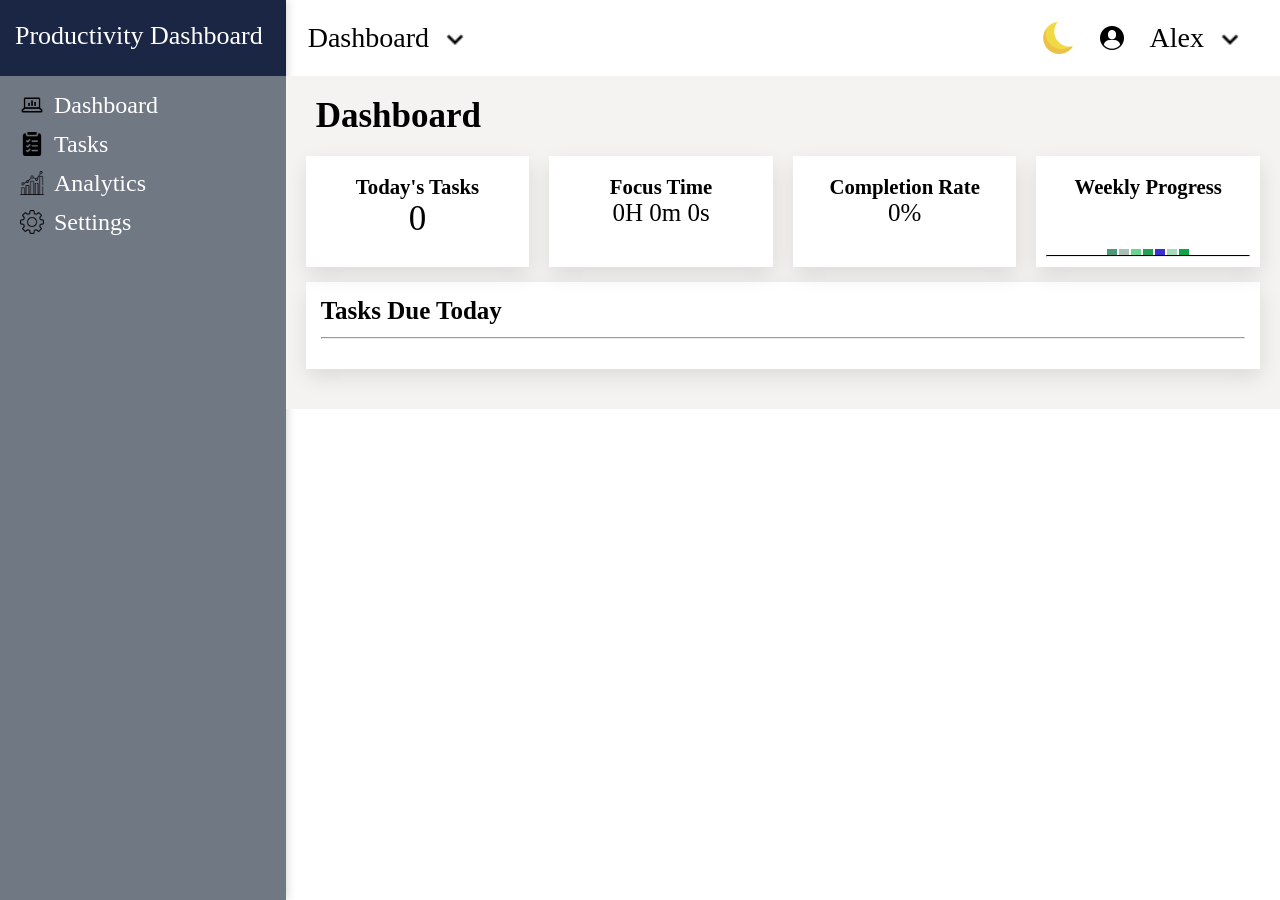
<file: index.html>
<!doctype html>
<html lang="en">
  <head>
    <meta charset="UTF-8" />
    <meta name="viewport" content="width=device-width, initial-scale=1.0" />
    <title>Productivity Dashboard for creaters</title>
    <link rel="stylesheet" href="css/style.css" />
    <link rel="stylesheet" href="./css/darkmode.css" />
  </head>
  <body data-page="dashboard">
    <div class="container">
      <aside>
        <div class="sidebarhead">
          <span>Productivity Dashboard</span>
        </div>
        <nav class="navlink">
          <div class="active">
            <img src="./assets/images/dashboard.png" alt="dashboard logo" />
            <a href="index.html">Dashboard</a>
          </div>
          <div>
            <img src="./assets/images/task.png" alt="task logo" />
            <a href="./taskmanager.html">Tasks</a>
          </div>
          <div>
            <img src="./assets/images/analysis.png" alt="analysis logo" />
            <a href="./analytics.html">Analytics</a>
          </div>
          <div>
            <img src="./assets/images/settings.png" alt="settings logo" />
            <a href="./settings.html">Settings</a>
          </div>
        </nav>
      </aside>

      <main>
        <header>
          <div class="profileheader">
            <div>
              
              <span id="profileheader">Dashboard</span>
              <img
                src="./assets/images/downarrow.png"
                class="downarrow"
                alt="downarrow logo"
              />
            </div>
            <div>
              <img
                src="./assets/images/crescent-moon.png"
                class="darkmode-icon"
                alt="moon logo"
              />
              <img
                src="./assets/images/profile.png"
                alt="profile logo"
                class="profile"
              />
              <span>Alex</span>
              <img src="./assets/images/downarrow.png" alt="downarrow logo" />
            </div>
          </div>
        </header>

        <section class="dashboard sections">
          <h3>Dashboard</h3>
          <div class="dashboard-cards">
            <div>
              <h5>Today's Tasks</h5>
              <span class="taskcounts">5 tasks</span>
            </div>
            <div>
              <h5>Focus Time</h5>
              <span class="focustime">2h 30m</span>
            </div>
            <div>
              <h5>Completion Rate</h5>
              <span class="completionrate">75%</span>
            </div>
            <div>
              <h5>Weekly Progress</h5>
              <div class="weekly-chart">
                <div class="chart">
                  <div class="mon"></div>
                  <div class="tue"></div>
                  <div class="wed"></div>
                  <div class="thu"></div>
                  <div class="fri"></div>
                  <div class="sat"></div>
                  <div class="sun"></div>
                </div>
                <hr class="weeklychart-base" />
              </div>
            </div>
          </div>
          <div class="taskdue">
            <h4>Tasks Due Today</h4>
            <hr />
          </div>
        </section>
      </main>
    </div>
    <script src="./js/script.js"></script>
  </body>
</html>
</file>
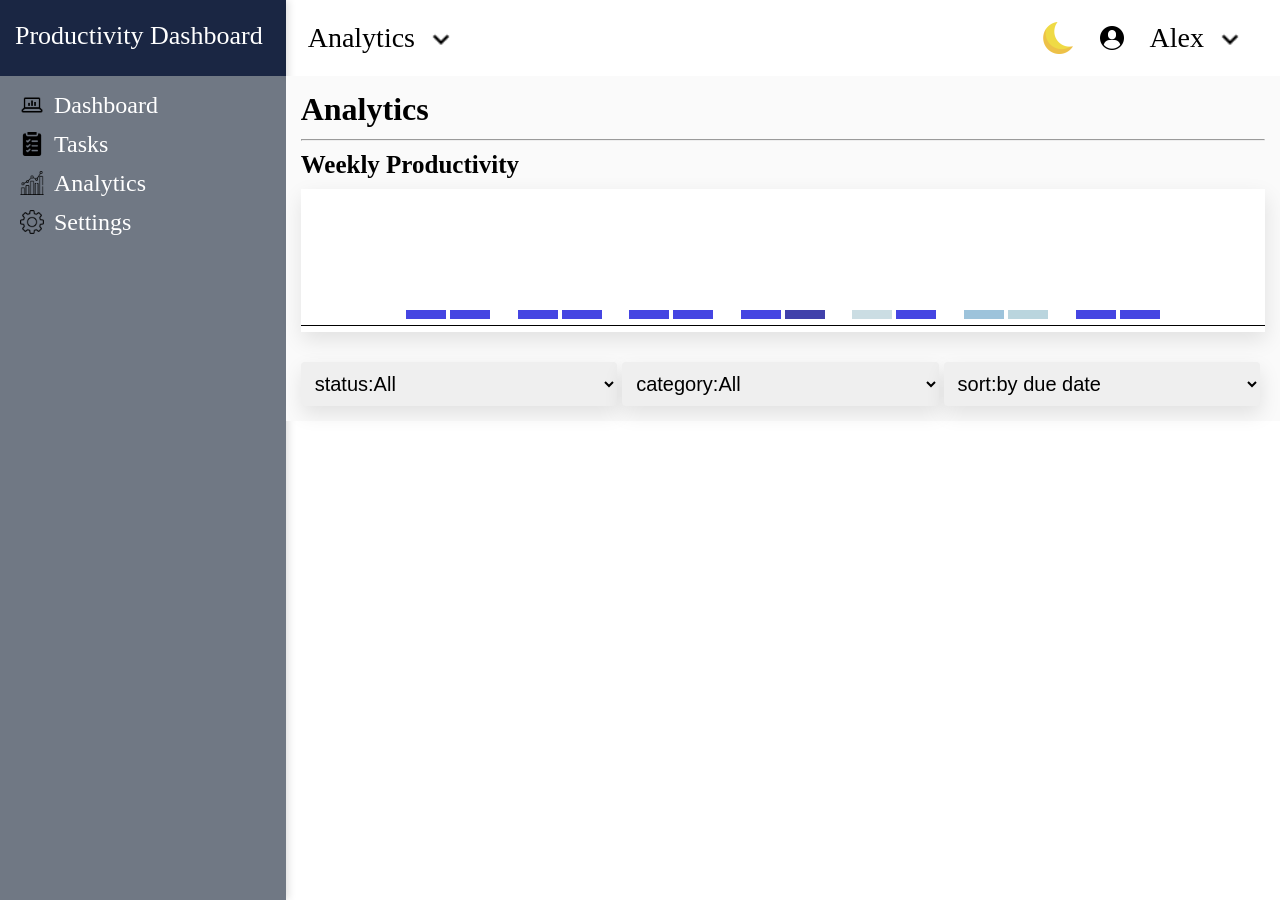
<file: analytics.html>
<!doctype html>
<html lang="en">
  <head>
    <meta charset="UTF-8" />
    <meta name="viewport" content="width=device-width, initial-scale=1.0" />
    <title>Document</title>
    <link rel="stylesheet" href="./css/style.css">
    <link rel="stylesheet" href="./css/darkmode.css">
  </head>
  <body data-page="analytics">
    <div class="container">
      <aside>
        <div class="sidebarhead">
          <span>Productivity Dashboard</span>
        </div>
        <nav class="navlink">
          <div>
            
            <img src="./assets/images/dashboard.png" alt="dashboard logo" />
            <a href="./index.html">Dashboard</a>
          </div>
          <div>
            <img src="./assets/images/task.png" alt="task logo" />
            <a href="./taskmanager.html">Tasks</a>
          </div>
          <div class="active">
            <img src="./assets/images/analysis.png" alt="analysis logo" />
            <a href="./analytics.html">Analytics</a>
          </div>
          <div>
            <img src="./assets/images/settings.png" alt="settings logo" />
            <a href="./settings.html">Settings</a>
          </div>
        </nav>
      </aside>

      <main>
        <header>
          <div class="profileheader">
            <div>
              
              <span>Analytics</span>
              <img
                src="./assets/images/downarrow.png"
                class="downarrow"
                alt="downarrow logo"
              />
            </div>
            <div>
              <img
                src="./assets/images/crescent-moon.png"
                class="darkmode-icon"
                alt="moon logo"
              />
              <img src="./assets/images/profile.png" alt="profile logo" />
              <span>Alex</span>
              <img src="./assets/images/downarrow.png" alt="downarrow logo" />
            </div>
          </div>
        </header>
        <section class="Analytics-section sections">
          <h3>Analytics</h3>
          <hr />
          <h4>Weekly Productivity</h4>
          <div class="days-charts">
            <div class="charts-wrapper">
              <div class="monday-bar">
                <div class="first-bar"></div>
                <div class="second-bar"></div>
              </div>
              <div class="tuesday-bar">
                <div class="first-bar"></div>
                <div class="second-bar"></div>
              </div>
              <div class="wednesday-bar">
                <div class="first-bar"></div>
                <div class="second-bar"></div>
              </div>
              <div class="thursday-bar">
                <div class="first-bar"></div>
                <div class="second-bar"></div>
              </div>
              <div class="friday-bar">
                <div class="first-bar"></div>
                <div class="second-bar"></div>
              </div>
              <div class="saturday-bar">
                <div class="first-bar"></div>
                <div class="second-bar"></div>
              </div>
              <div class="sunday-bar">
                <div class="first-bar"></div>
                <div class="second-bar"></div>
              </div>
            </div>
            <hr class="chart-base" />
          </div>

          <div class="Analytics-select">
            <select>
              <option value="" disabled selected>status:All</option>
              <option value="pending">pending</option>
              <option value="in progress">in progress</option>
              <option value="completed">completed</option>
            </select>
            <select>
              <option value="" disabled selected>category:All</option>
              <option value="work">work</option>
              <option value="personal">personal</option>
              <option value="study">study</option>
              <option value="finance">finance</option>
            </select>
            <select>
              <option value="" disabled selected>sort:by due date</option>
              <option value="by priority">by priority</option>
              <option value="by Completion Rate">by completion</option>
              <option value="by time spent">by Alphabetical</option>
            </select>
            <p></p>
          </div>
        </section>
      </main>
    </div>
    <script src="./js/script.js"></script>
  </body>
</html>
</file>
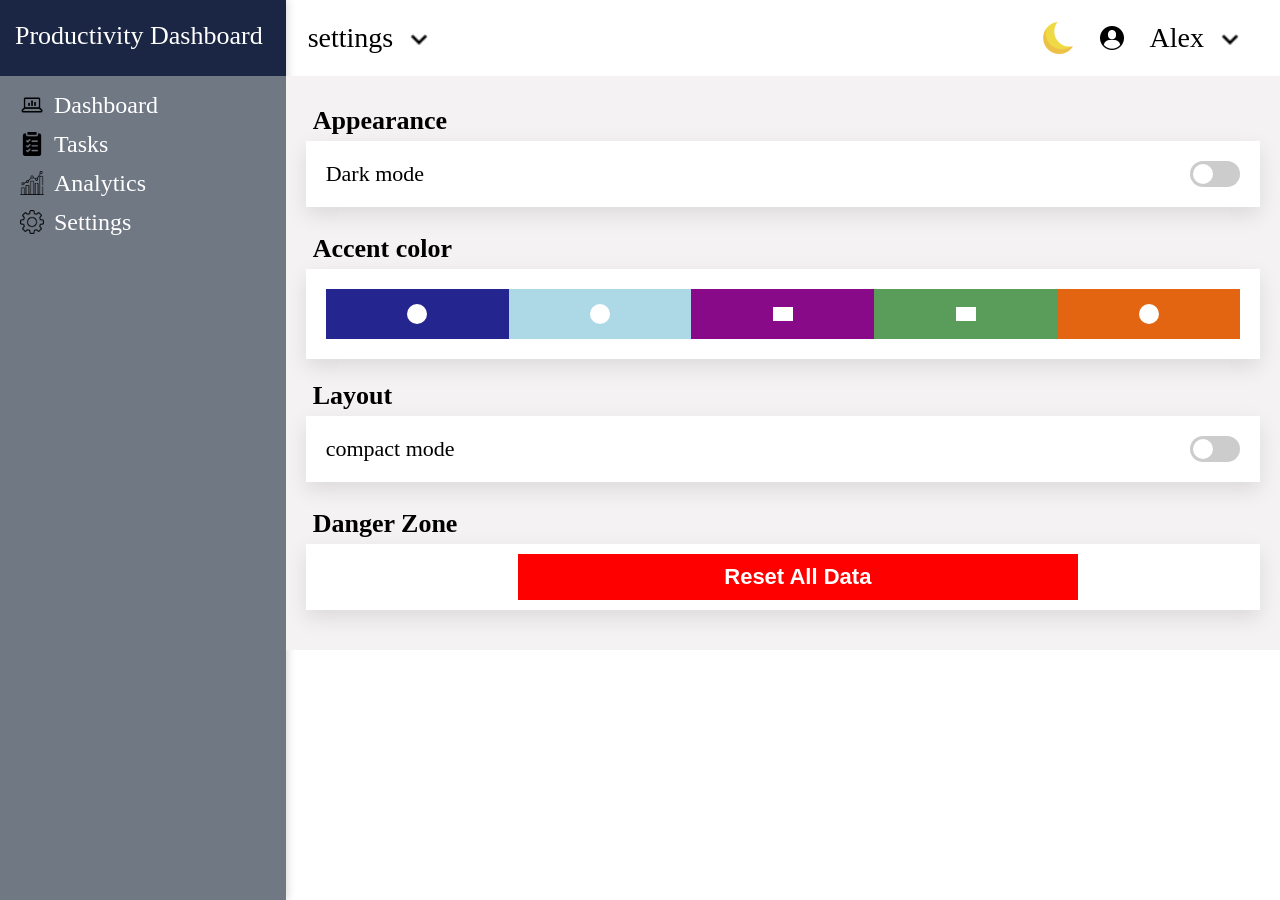
<file: settings.html>
<!doctype html>
<html lang="en">
  <head>
    <meta charset="UTF-8" />
    <meta name="viewport" content="width=device-width, initial-scale=1.0" />
    <title>Document</title>
    <link rel="stylesheet" href="css/style.css" />
     <link rel="stylesheet" href="./css/darkmode.css">
  </head>
  <body data-page="settings">
    <div class="container">
      <aside>
        <div class="sidebarhead">
          <span>Productivity Dashboard</span>
        </div>
        <nav class="navlink">
          <div>
            <img src="./assets/images/dashboard.png" alt="dashboard logo" />
            <a href="./index.html">Dashboard</a>
          </div>
          <div>
            <img src="./assets/images/task.png" alt="task logo" />
            <a href="./taskmanager.html">Tasks</a>
          </div>
          <div>
            <img src="./assets/images/analysis.png" alt="analysis logo" />
            <a href="./analytics.html">Analytics</a>
          </div>
          <div class="active">
            <img src="./assets/images/settings.png" alt="settings logo" />
            <a href="./settings.html">Settings</a>
          </div>
        </nav>
      </aside>

      <main>
        <header>
          <div class="profileheader">
            <div>
              
              <span>settings</span>
              <img src="./assets/images/downarrow.png" class="downarrow" alt="downarrow logo" />
            </div>
            <div>
              <img src="./assets/images/crescent-moon.png" class="darkmode-icon" alt="moon logo" />
              <img src="./assets/images/profile.png" alt="profile logo" />
              <span>Alex</span>
              <img src="./assets/images/downarrow.png" alt="downarrow logo" />
            </div>
          </div>
        </header>
        <section class="settings sections">
          <span class="settings-sec-title">Appearance</span>

          <div class="darkmode">
            <span>Dark mode</span>
            <label class="switch"  >
              <input type="checkbox" class="darkcheckbox" />
              <span class="slider"></span>
            </label>
          </div>
          <span class="settings-sec-title">Accent color</span>
          <div class="accent-color">
            <div class="bluebox">
              <p></p>
            </div>
            <div class="lightbluebox">
              <p></p>
            </div>
            <div class="purplebox">
              <p></p>
            </div>
            <div class="greenbox">
              <p></p>
            </div>
            <div class="orangebox">
              <p></p>
            </div>
          </div>
          <span class="settings-sec-title">Layout</span>
          <div class="compactmode">
            <span>compact mode</span>
            <label class="switch">
              <input type="checkbox" />
              <span class="slider"></span>
            </label>
          </div>
          <span class="settings-sec-title">Danger Zone</span>
          <div class="resetbtnsection">
            <button class="clearbtn">Reset All Data</button>
          </div>
        </section>
      </main>
    </div>
    <script src="./js/script.js"></script>
  </body>
</html>
</file>
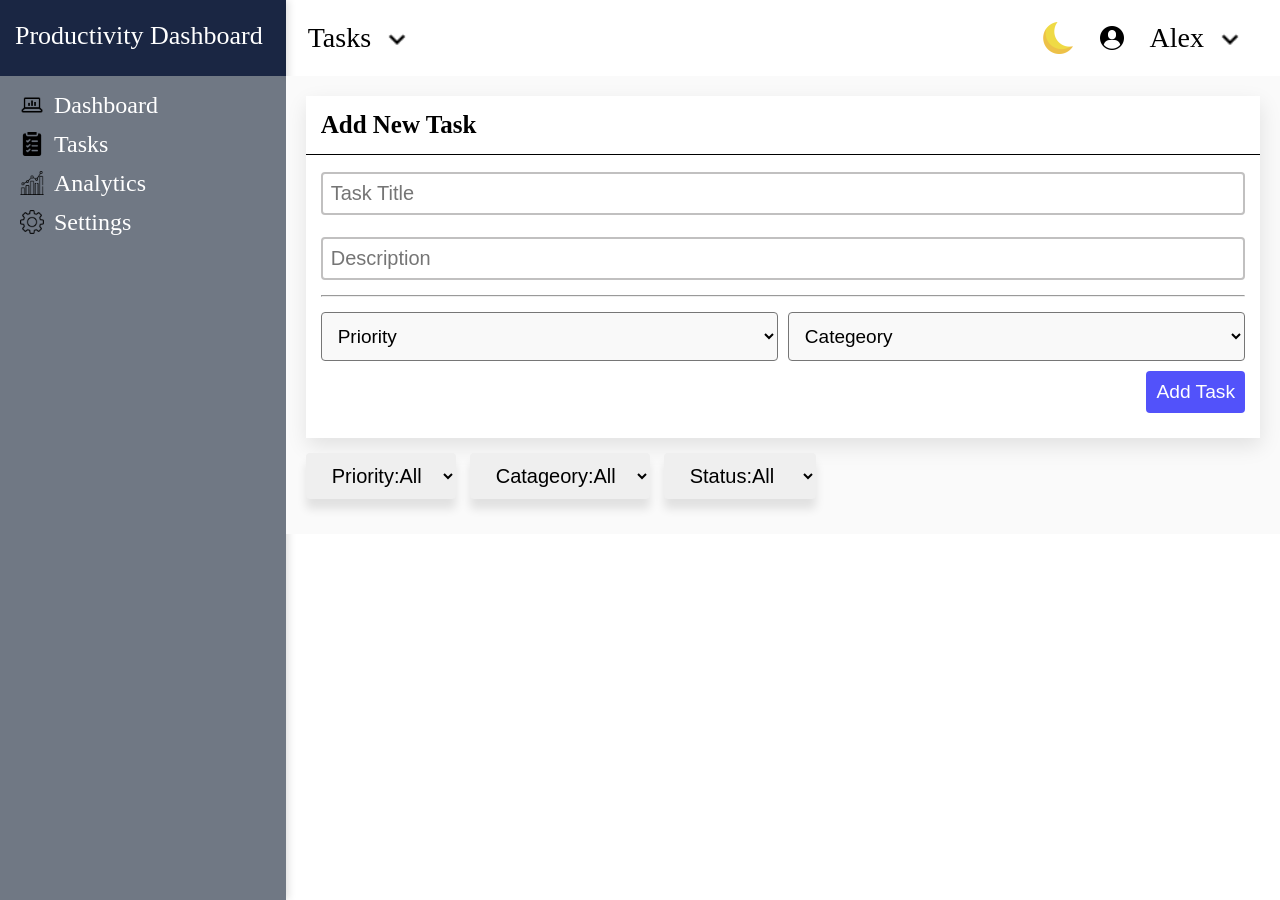
<file: taskmanager.html>
<!doctype html>
<html lang="en">
  <head>
    <meta charset="UTF-8" />
    <meta name="viewport" content="width=device-width, initial-scale=1.0" />
    <title>Document</title>
    <link rel="stylesheet" href="css/style.css" />
    <link rel="stylesheet" href="./css/darkmode.css" />
  </head>
  <body data-page="taskmanager">
    <div class="container">
      <aside>
        <div class="sidebarhead">
          <span>Productivity Dashboard</span>
        </div>
        <nav class="navlink">
          <div>
            <img src="./assets/images/dashboard.png" alt="dashboard logo" />
            <a href="./index.html">Dashboard</a>
          </div>
          <div class="active">
            <img src="./assets/images/task.png" alt="task logo" />
            <a href="./taskmanager.html">Tasks</a>
          </div>
          <div>
            <img src="./assets/images/analysis.png" alt="analysis logo" />
            <a href="./analytics.html">Analytics</a>
          </div>
          <div>
            <img src="./assets/images/settings.png" alt="settings logo" />
            <a href="./settings.html">Settings</a>
          </div>
        </nav>
      </aside>
      <main>
        <header>
          <div class="profileheader">
            <div>
              <span>Tasks</span>
              <img
                src="./assets/images/downarrow.png"
                class="downarrow"
                alt="downarrow logo"
              />
            </div>
            <div>
              <img
                src="./assets/images/crescent-moon.png"
                class="darkmode-icon"
                alt="moon logo"
              />
              <img src="./assets/images/profile.png" alt="profile logo" />
              <span>Alex</span>
              <img src="./assets/images/downarrow.png" alt="downarrow logo" />
            </div>
          </div>
        </header>
        <section class="tasksection sections">
          <form class="addtask-form">
            <span>Add New Task</span>
            <input
              class="Tasks-input titletask"
              type="text"
              placeholder="Task Title"
              required
            />
            <input
              class="Tasks-input desctask"
              type="text"
              placeholder="Description"
            />
            <hr />
            <div class="task-select-group">
              <select class="priority">
                <option value="" disabled selected>Priority</option>
                <option value="high">high</option>
                <option value="medium">medium</option>
                <option value="low">low</option>
              </select>
              <select class="category">
                <option value="" disabled selected>Categeory</option>
                <option value="work">work</option>
                <option value="personal">personal</option>
                <option value="study">study</option>
                <option value="other">other</option>
              </select>
            </div>
            <button type="button" id="addtaskbtn">Add Task</button>
          </form>
          <div class="taskselection">
            <select class="filter-priority">
              <option value="">Priority:All</option>
              <option value="high">high</option>
              <option value="medium">medium</option>
              <option value="low">low</option>
            </select>
            <select class="filter-category">
              <option value="">Catageory:All</option>
              <option value="work">work</option>
              <option value="personal">personal</option>
              <option value="study">study</option>
              <option value="other">other</option>
            </select>
            <select class="filter-status">
              <option value="">Status:All</option>
              <option value="pending">pending</option>
              <option value="completed">completed</option>
            </select>
          </div>
          <div class="tasklist"></div>
        </section>
      </main>
    </div>
    <script src="./js/script.js" defer></script>
  </body>
</html>
</file>
<file: css/style.css>
@import "darkmode.css";

* {
  padding: 0%;
  margin: 0%;
  box-sizing: border-box;
}
html,
body {
  height: auto;
  width: 100%;
}
.container {
  min-height: 100vh;
  height: 100%;
  display: flex;
}
aside {
  background: #707884;
  color: white;
  max-width: 400px;
  box-shadow: 2px 0 8px rgba(0, 0, 0, 0.15);
}
.navlink {
  display: flex;
  flex-direction: column;
  gap: 10px;
  margin-top: 15px;
  justify-content: center;
  padding-left: 20px;
}
.navlink img {
  height: 24px;
  width: 24px;
  margin-right: 10px;
  align-items: center;
}
.navlink a {
  text-decoration: none;
  color: white;
  padding: 1px 3px 1px 0px;
  font-size: 24px;
  width: 85%;
}
.navlink div {
  display: flex;
  align-items: center;
}
.navlink div a:active {
  font-size: 27px;
}
.navlink div:hover {
  background-color: #535353;
  border-radius: 5px 0px 0px 5px;
  padding-left: 5px;
}
.navlink a:hover {
  color: black;
}
.sidebarhead {
  background: #1a2643;
  padding: 19px 23px 23px 15px;
  font-size: 26px;
  line-height: 1.3;
}
main {
  max-width: 1200px;
  flex: 1;
}
.profileheader {
  display: flex;
  justify-content: space-between;
  align-items: center;
  padding: 22px;
  font-size: 28px;
  box-shadow: 0 2px 6px rgba(0, 0, 0, 0.12);
}
.profileheader div {
  display: flex;
  align-items: center;
  gap: 10px;
}
.profileheader span {
  line-height: 1;
}

.profileheader img {
  width: 32px;
  height: 32px;
  margin-right: 12px;
  display: block;
  cursor: pointer;
}
.downarrow {
  cursor: pointer;
  transition: transform 0.3s ease;
}
.downarrow.close {
  transform: rotate(180deg);
}
/* all section*/
.sections.closee {
  display: none;
}

/*dashboard section*/

.dashboard {
  background: rgb(245, 242, 242);
  padding: 20px 20px 40px 20px;
}
.sections.closee {
  display: none;
}
.dashboard h3 {
  padding-left: 10px;
  margin-bottom: 20px;
  font-size: 35px;
}
.dashboard-cards {
  display: flex;
  gap: 20px;
  margin-bottom: 15px;
}
.dashboard-cards > div {
  flex: 1;
  background-color: #fff;
  text-align: center;
  padding: 20px 10px 10px 10px;
  font-size: 25px;
  box-shadow: 1px 8px 20px rgba(0, 0, 0, 0.1);
}
.weekly-chart {
  display: flex;
  flex-direction: column;
  margin-top: 50px;
}

.weeklychart-base {
  width: 100%;
  border-top: 1px solid black;
  align-self: center;
}
.chart {
  display: flex;
  gap: 2px;
  justify-content: center;
  align-items: flex-end;
}
.chart div {
  width: 10px;
  height: 20px;
}
.chart .mon {
  height: 55px;
  background-color: rgb(73, 154, 120);
}
.chart .tue {
  height: 40px;
  background-color: #a8bfb1;
}
.chart .wed {
  height: 60px;
  background-color: #65d590;
}
.chart .thu {
  height: 29px;
  background-color: #1fa251;
}
.chart .fri {
  height: 38px;
  background-color: #3a30d1;
}
.chart .sat {
  height: 20px;
  background-color: #a4dcba;
}
.chart .sun {
  height: 52px;
  background-color: #0aa747;
}
.taskcounts {
  font-size: 35px;
}
.taskdue {
  background: #ffffff;
  box-shadow: 1px 8px 20px rgba(0, 0, 0, 0.1);
  padding: 15px 15px 30px;
}
.taskdue h4 {
  font-size: 25px;
  margin-bottom: 12px;
}
.dashboardtask {
  display: flex;
  align-items: center;
  padding: 8px 10px;
  border-bottom: 1px solid #eee;
  font-size: 14px;
}
.titleimg {
  display: flex;
  align-items: center;
  gap: 8px;
  width: 220px;
}
.titleimg img {
  height: 20px;
}
.titleimg .title {
  font-weight: bold;
  font-size: 20px;
  color: #222;
  white-space: nowrap;
  overflow: hidden;
  text-overflow: ellipsis;
}
.taskinfo {
  display: flex;
  align-items: center;
  margin-left: auto;
}
.taskinfo span {
  width: 120px;
  font-weight: 500;
  text-align: left;
  white-space: nowrap;
  padding: 3px 6px;
  border-radius: 4px;
  font-size: 17px;
  color: #333;
}
.dashboardtask:last-child {
  border-bottom: none;
}

/* task */
.tasksection {
  background-color: #fafafa;
  padding: 20px;
  /* display: none; */
}
.addtask-form {
  display: flex;
  flex-direction: column;
  background-color: white;
  padding-bottom: 25px;
  box-shadow: 1px 8px 20px rgba(0, 0, 0, 0.1);
}
.addtask-form hr {
  margin: 0px 15px 15px 15px;
}
.addtask-form span {
  font-size: 25px;
  font-weight: 700;
  width: 100%;
  border-bottom: 1px solid black;
  margin-bottom: 10px;
  padding: 15px;
}
.Tasks-input {
  margin: 7px 15px 15px 15px;
  padding: 8px;
  font-size: 20px;
  border: 2px solid rgb(193, 192, 192);
  border-radius: 4px;
}
.task-select-group {
  padding: 0px 15px 10px 15px;
  display: flex;
  gap: 10px;
}
.task-select-group select {
  padding: 12px;
  font-size: 19px;
  font-weight: 400;
  flex: 1;
  border-radius: 4px;
  background-color: rgb(249, 249, 249);
}
.addtask-form button {
  width: fit-content;
  padding: 10px;
  border: none;
  border-radius: 4px;
  font-size: 1.2rem;
  margin-left: auto;
  background-color: rgb(82, 82, 250);
  margin-right: 15px;
  color: white;
}
.addtask button:hover {
  background-color: #1d309b;
}
.taskselection {
  margin: 15px 0px 15px 0px;
}
.taskselection select {
  padding: 11px 17px 11px 22px;
  width: auto;
  font-size: 20px;
  border: none;
  margin-right: 10px;
  box-shadow: 0px 10px 10px rgba(0, 0, 0, 0.1);
  border-radius: 4px;
}
.task-selectedtask {
  background-color: white;
  width: 100%;
  border-radius: 4px;
}
.task-item {
  padding: 13px;
  display: flex;
  justify-content: space-between;
  align-items: center;
  border-radius: 8px;
  background-color: white;
  box-shadow: 1px 8px 20px rgba(0, 0, 0, 0.05);
}

.tasklist {
  display: flex;
  flex-direction: column;
  gap: 10px;
}

.task-item .content {
  display: flex;
  align-items: center;
  gap: 20px;
}

.task-item strong {
  font-size: 22px;
}

.task-item .content p {
  width: 120px;
  font-size: 18px;
}

.task-item .actions {
  display: flex;
  align-items: center;
  gap: 12px;
}

.task-item .actions p {
  width: 110px;
  font-size: 18px;
}

.completed-btn,
.done {
  min-width: 80px;
  text-align: center;
  background-color: rgb(29, 162, 127);
  padding: 3px;
  border-radius: 6px;
  font-size: 15px;
  color: white;
}

.task-item img {
  height: 20px;
}
.completed-btn {
  background-color: rgb(53, 129, 243);
  padding: 3px;
  border-radius: 6px;
  font-size: 15px;
  color: white;
}

/*analysticssection*/
.Analytics-section {
  padding: 15px;
  background-color: #fafafa;
}
.Analytics-section h3 {
  font-size: 32px;
  margin-bottom: 11px;
}
.Analytics-section h4 {
  font-size: 25px;
  margin: 10px 0px 10px 0px;
}
.days-charts {
  width: 100%;
  background-color: white;
  display: flex;
  flex-direction: column;
  padding-bottom: 2px;
  box-shadow: 1px 8px 20px rgba(0, 0, 0, 0.1);
  align-items: center;
}
.charts-wrapper {
  width: 80%;
  display: grid;
  grid-template-columns: repeat(7, minmax(0, 1fr));
  gap: 10px;
  align-items: end;
}
.charts-wrapper > div {
  display: flex;
  justify-content: center;
  gap: 4px;
  align-items: flex-end;
  height: 130px;
  position: relative;
}
.bar-tooltip {
  position: absolute;
  bottom: 100%;
  left: 50%;
  transform: translateX(-50%);
  background: #222;
  color: #fff;
  font-size: 11px;
  padding: 6px 8px;
  border-radius: 6px;
  white-space: nowrap;
  display: none;
  pointer-events: none;
}
.charts-wrapper > div:hover .bar-tooltip {
  display: block;
}
.days-charts .first-bar,
.days-charts .second-bar {
  border: none;
  cursor: pointer;
  width: 40px;
}

.chart-base {
  border: none;
  border-top: 1px solid black;
  margin: 6px 0 4px;
  align-self: stretch;
}
.monday-bar .first-bar {
  height: 80px;
  background-color: rgb(69, 69, 226);
}
.monday-bar .second-bar {
  height: 50px;
  background-color: rgb(69, 69, 226);
}
.tuesday-bar .first-bar {
  height: 42px;
  background-color: rgb(69, 69, 226);
}
.tuesday-bar .second-bar {
  height: 97px;
  background-color: rgb(69, 69, 226);
}
.wednesday-bar .first-bar {
  height: 39px;
  background-color: rgb(69, 69, 226);
}
.wednesday-bar .second-bar {
  height: 68px;
  background-color: rgb(69, 69, 226);
}
.thursday-bar .first-bar {
  height: 52px;
  background-color: rgb(69, 69, 226);
}
.thursday-bar .second-bar {
  height: 83px;
  background-color: rgb(65, 65, 171);
}
.friday-bar .first-bar {
  height: 62px;
  background-color: rgb(203, 221, 227);
}
.friday-bar .second-bar {
  height: 56px;
  background-color: rgb(69, 69, 226);
}
.saturday-bar .first-bar {
  height: 69px;
  background-color: rgb(157, 195, 219);
}
.saturday-bar .second-bar {
  height: 100px;
  background-color: rgb(186, 213, 222);
}
.sunday-bar .first-bar {
  height: 78px;
  background-color: rgb(69, 69, 226);
}
.sunday-bar .second-bar {
  height: 30px;
  background-color: rgb(69, 69, 226);
}
.Analytics-select {
  display: flex;
  margin-top: 30px;
}
.Analytics-select select {
  flex: 1;
  padding: 10px;
  margin-right: 5px;
  border: none;
  border-radius: 4px;
  box-shadow: 1px 8px 20px rgba(0, 0, 0, 0.1);
  font-size: 20px;
}
/* setting */
.settings {
  background-color: #f4f2f2;
  padding: 30px 20px 40px 20px;
  /* display: none; */
}

.darkmode {
  background-color: white;
  padding: 20px;
  font-size: 22px;
  margin: 5px 0px 27px 0px;
  font-weight: 400;
  box-shadow: 0px 8px 20px rgba(0, 0, 0, 0.1);
}
.settings-sec-title {
  font-size: 26px;
  font-weight: 400;
  padding-left: 7px;
  font-weight: bold;
}
.darkmode,
.compactmode {
  display: flex;
  justify-content: space-between;
}
.accent-color {
  width: 100%;
  padding: 20px;
  background-color: white;
  display: flex;
  margin: 5px 0px 22px 0px;
  box-shadow: 0px 8px 20px rgba(0, 0, 0, 0.1);
}
.accent-color div {
  border: none;
  height: 50px;
  flex: 1;
  display: flex;
  justify-content: center;
  align-items: center;
}
.bluebox {
  background-color: rgb(37, 37, 144);
}
.bluebox p {
  height: 20px;
  width: 20px;
  background: white;
  border-radius: 50%;
}
.lightbluebox {
  background-color: lightblue;
}
.lightbluebox p {
  height: 20px;
  width: 20px;
  background: white;
  border-radius: 50%;
}
.purplebox {
  background-color: rgb(136, 10, 136);
}
.purplebox p {
  height: 14px;
  width: 20px;
  background: white;
}
.greenbox {
  background-color: rgb(90, 157, 90);
}
.greenbox p {
  height: 14px;
  width: 20px;
  background: white;
}
.orangebox {
  background-color: rgb(227, 101, 17);
}
.orangebox p {
  height: 20px;
  width: 20px;
  background: white;
  border-radius: 50%;
}
.compactmode {
  width: 100%;
  background-color: white;
  padding: 20px;
  font-size: 22px;
  margin: 5px 0px 27px 0px;
  box-shadow: 0px 8px 20px rgba(0, 0, 0, 0.1);
}
.resetbtnsection {
  width: 100%;
  padding: 10px;
  background-color: #fff;
  margin-top: 5px;
  box-shadow: 0px 8px 20px rgba(0, 0, 0, 0.1);
  text-align: center;
}
.resetbtnsection button {
  padding: 10px;
  width: 60%;
  margin-left: 30px;
  background-color: red;
  color: white;
  border: none;
  font-weight: bold;
  font-size: 22px;
}
.resetbtnsection button:hover {
  font-size: 24px;
  background-color: #df5e5e;
}
.switch {
  width: 50px;
  height: 26px;
  position: relative;
  display: inline-block;
}
.switch input {
  opacity: 0;
  width: 0;
  height: 0;
}
.slider {
  position: absolute;
  inset: 0;
  background: #ccc;
  border-radius: 30px;
  transition: 0.3s;
}
.slider::before {
  content: "";
  position: absolute;
  width: 20px;
  height: 20px;
  left: 3px;
  bottom: 3px;
  background: white;
  border-radius: 50%;
  transition: 0.3s;
}
input:checked + .slider {
  background: #1e88e5;
}
input:checked + .slider::before {
  transform: translateX(24px);
}
@media (max-width: 1024px) {
  aside {
    max-width: 260px;
  }

  .dashboard-cards {
    flex-wrap: wrap;
  }

  .dashboard-cards > div {
    flex: 1 1 48%;
  }

  .charts-wrapper {
    width: 90%;
  }

  .profileheader {
    font-size: 22px;
  }

  .navlink a {
    font-size: 20px;
  }
}
@media (max-width: 768px) {
  .container {
    flex-direction: column;
  }

  aside {
    width: 100%;
    max-width: 100%;
  }

  .navlink {
    flex-direction: row;
    justify-content: space-around;
    padding-left: 0;
  }

  .navlink div {
    flex-direction: column;
    gap: 4px;
  }

  .navlink a {
    font-size: 15px;
  }

  .dashboard-cards > div {
    flex: 1 1 100%;
  }

  .charts-wrapper {
    width: 100%;
  }
}
@media (max-width: 480px) {
  .profileheader {
    flex-direction: row;
    justify-content: space-between;
    align-items: center;
    font-size: 16px;
    padding: 12px;
  }

  .profileheader > div {
    gap: 6px;
  }

  .profileheader img {
    width: 22px;
    height: 22px;
  }

  .dashboard h3 {
    font-size: 22px;
    margin-bottom: 15px;
  }

  .dashboard-cards > div {
    font-size: 16px;
    padding: 15px;
  }

  .taskcounts {
    font-size: 22px;
  }

  .dashboardtask {
    flex-direction: column;
    align-items: flex-start;
    gap: 6px;
    font-size: 14px;
  }

  .titleimg {
    width: 100%;
  }

  .titleimg .title {
    font-size: 16px;
  }

  .taskinfo {
    width: 100%;
    justify-content: space-between;
  }

  .taskinfo span {
    width: auto;
    font-size: 14px;
  }

  .weekly-chart {
    margin-top: 20px;
  }

  .Tasks-input {
    font-size: 15px;
  }

  .task-item {
    flex-direction: column;
    gap: 8px;
  }

  .task-item strong {
    font-size: 16px;
  }

  .task-item .content p,
  .task-item .actions p {
    font-size: 14px;
  }

  .resetbtnsection button {
    width: 100%;
    font-size: 18px;
  }
}

@media (max-width: 480px) {
  body {
    font-size: 14px;
  }

  .container {
    flex-direction: column;
  }

  .profileheader {
    flex-direction: row;
    justify-content: space-between;
    align-items: center;
    padding: 12px;
    font-size: 16px;
  }

  .profileheader > div {
    display: flex;
    align-items: center;
    gap: 6px;
  }

  .profileheader img {
    width: 22px;
    height: 22px;
  }

  aside {
    width: 100%;
  }

  .sidebarhead {
    font-size: 18px;
    text-align: center;
    padding: 12px;
  }

  .navlink {
    flex-direction: row;
    justify-content: space-around;
    padding: 8px 0;
  }

  .navlink div {
    flex-direction: column;
    gap: 4px;
  }

  .navlink img {
    width: 18px;
    height: 18px;
  }

  .navlink a {
    font-size: 12px;
  }

  .dashboard {
    padding: 15px;
  }

  .dashboard h3 {
    font-size: 22px;
    margin-bottom: 15px;
  }

  .dashboard-cards {
    flex-direction: column;
    gap: 12px;
  }

  .dashboard-cards > div {
    font-size: 16px;
    padding: 15px;
  }

  .taskcounts {
    font-size: 22px;
  }

  .dashboardtask {
    flex-direction: column;
    align-items: flex-start;
    gap: 6px;
    padding: 8px 0;
  }

  .titleimg {
    width: 100%;
  }

  .titleimg img {
    height: 16px;
  }

  .titleimg .title {
    font-size: 15px;
  }

  .taskinfo {
    width: 100%;
    display: flex;
    justify-content: space-between;
  }

  .taskinfo span {
    font-size: 13px;
    width: auto;
  }

  .weekly-chart {
    margin-top: 20px;
  }

  .chart div {
    width: 8px;
  }

  .tasksection {
    padding: 15px;
  }

  .Tasks-input {
    font-size: 15px;
  }

  .task-select-group {
    flex-direction: column;
  }

  .taskselection select {
    width: 100%;
    margin-bottom: 10px;
    font-size: 15px;
  }

  .task-item {
    flex-direction: column;
    align-items: flex-start;
    gap: 8px;
  }

  .task-item strong {
    font-size: 16px;
  }

  .task-item .content p,
  .task-item .actions p {
    font-size: 14px;
    width: auto;
  }

  .Analytics-section h3 {
    font-size: 22px;
  }

  .Analytics-section h4 {
    font-size: 18px;
  }

  .days-charts .first-bar,
  .days-charts .second-bar {
    width: 22px;
  }

  .Analytics-select {
    flex-direction: column;
    gap: 10px;
  }

  .settings {
    padding: 15px;
  }

  .darkmode,
  .compactmode {
    font-size: 16px;
  }

  .resetbtnsection button {
    width: 100%;
    margin-left: 0;
    font-size: 18px;
  }
}
</file>
<file: css/darkmode.css>
.container.open {
  background-color: #0f1115;
}
.container.open aside {
  background-color: #161a22;
  box-shadow: 
    4px 0 18px rgba(0, 0, 0, 0.55),
    1px 0 0 rgba(255, 255, 255, 0.04);
  border-right: 1px solid rgb(62, 62, 62);
}
.container.open .navlink div {
  background-color: white;
  border-radius: 5px 5px 5px 5px;
  padding-left: 10px;
  margin-right: 10px;
}
.container.open .navlink div:hover {
  background-color: #30335c;
}
.container.open .navlink div:hover a {
  color: white;
}
.container.open .navlink div.active {
  background-color: #54546a;
}
.container.open .navlink a {
  color: #161a22;
}

.container.open .sidebarhead {
  background-color: #161a22;
  border-bottom: 1px solid rgb(63, 63, 63);
  color: #e6e6e6;
}
.container.open .profileheader {
  color: #c4c4cc;
  border-bottom: 1px solid rgb(66, 66, 66);
  background-color: #161a22;
  box-shadow: 
    0 4px 14px rgba(0, 0, 0, 0.6);
}
.container.open .profileheader img {
  background-color: rgb(235, 235, 246);
  border-radius: 20%;
}
.container.open .sections {
  background-color: #121212;
  color: white;
}
.container.open .dashboard h3 {
  color: #e6e6e6;
}
.container.open .taskdue {
  color: rgb(249, 237, 250);
  border-radius: 10px;
  background-color: #2d2d3a;
   border: 1px solid rgb(133, 133, 136); 
}
.container.open .dashboardtask .titleimg .title{
  color: white;
}
.container.open .dashboardtask .taskinfo span{
  color: white;
}
.container.open .taskdue img {
  background-color: rgb(235, 235, 246);
  padding: 1px;
}
.container.open .dashboard-cards > div {
  background-color: #2d2d3a;
  border: 1px solid rgb(133, 133, 136);
  border-radius: 10px;
  box-shadow:
    0 8px 25px rgba(0, 0, 0, 0.35),
    0 0 0 1px rgba(255, 255, 255, 0.05);
  color: rgb(232, 230, 229);
  color: rgb(249, 237, 250);
}
.container.open hr {
  border: 1px solid #656569;
}
/* task */
.container.open .addtask-form {
  background-color: #2d2d3a;
  border-radius: 10px;
  border: 1px solid rgb(133, 133, 136);
}
.container.open .addtask-form span {
  color: #e6e6e6;
}
.container.open .addtask-form input,
.container.open .addtask-form select {
  background-color: #464658;
  color: rgb(249, 237, 250);
  border: 1px solid rgb(133, 133, 136);
}
.container.open .addtask-form input::placeholder {
  color: rgb(209, 200, 200);
}
.container.open .addtask-form button {
  background-color: #5b5b83;
  color: rgb(209, 200, 200);
  border: 1px solid rgb(133, 133, 136);
}
.container.open .addtask-form button:hover {
  background-color: #41417f;
}
.container.open .taskselection select {
  background-color: #464658;
  color: rgb(209, 200, 200);
  border: 1px solid rgb(133, 133, 136);
}
.container.open .task-item{
background-color: #2d2d3a;
}
.container.open .task-item img{
  background-color: white;
  height: 25px;
  padding: 1px;
}
.container.open .task-item .actions .done{
  background-color: #2c5542;
}
.container.open .task-item .actions button{
  background-color: #084b5d;
  border-radius: 5px;
}
/* analytics */
.container.open .analytics-section h3 {
  color: #e6e6e6;
}
.container.open .analytics-section h4 {
  color: rgb(249, 237, 250);
}
.container.open .days-charts {
  background-color: #2d2d3a;
  border: 1px solid rgb(133, 133, 136);
}
.container.open .days-labels {
  color: rgb(249, 237, 250);
}
.container.open .Analytics-select select {
  background-color: #2d2d3a;
  color: rgb(249, 237, 250);
  border: 1px solid rgb(133, 133, 136);
}
/* settings */
.container.open .settings-sec-title {
  color: #e6e6e6;
}
.container.open .darkmode {
  background-color: #2d2d3a;
  color: rgb(249, 237, 250);
  border-radius: 10px;
  border: 1px solid rgb(133, 133, 136);
}
.container.open .accent-color {
  background-color: #2d2d3a;
  border-radius: 10px;
  border: 1px solid rgb(133, 133, 136);
}
.container.open .compactmode {
  background-color: #2d2d3a;
  border-radius: 10px;
  border: 1px solid rgb(133, 133, 136);
}
.container.open .resetbtnsection {
  background-color: #2d2d3a;
  border-radius: 10px;
  border: 1px solid rgb(133, 133, 136);
}
.container.open button {
  background-color: #464658;
  border: 1px solid rgb(133, 133, 136);
  border-radius: 10px;
  border: 1px solid rgb(133, 133, 136);
}
.container.open button:active {
  background-color: #62627c;
}
</file>
